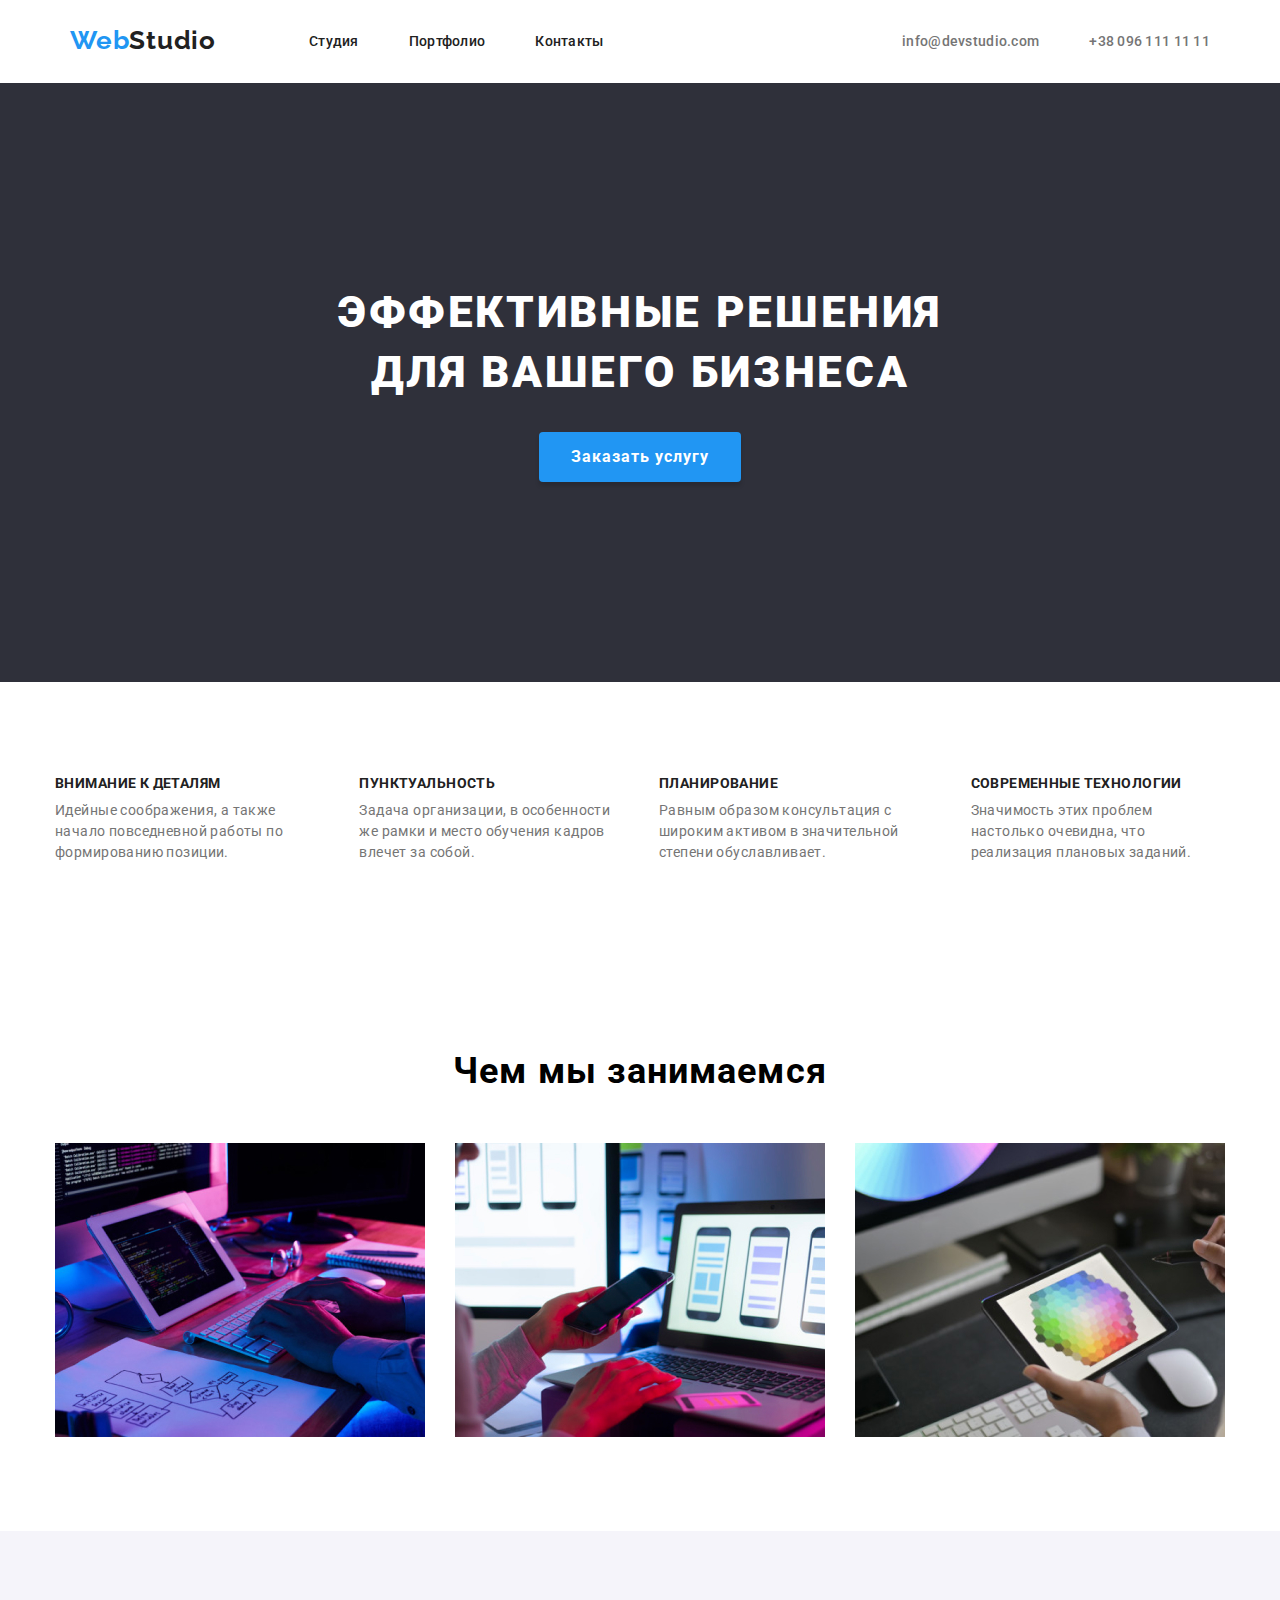
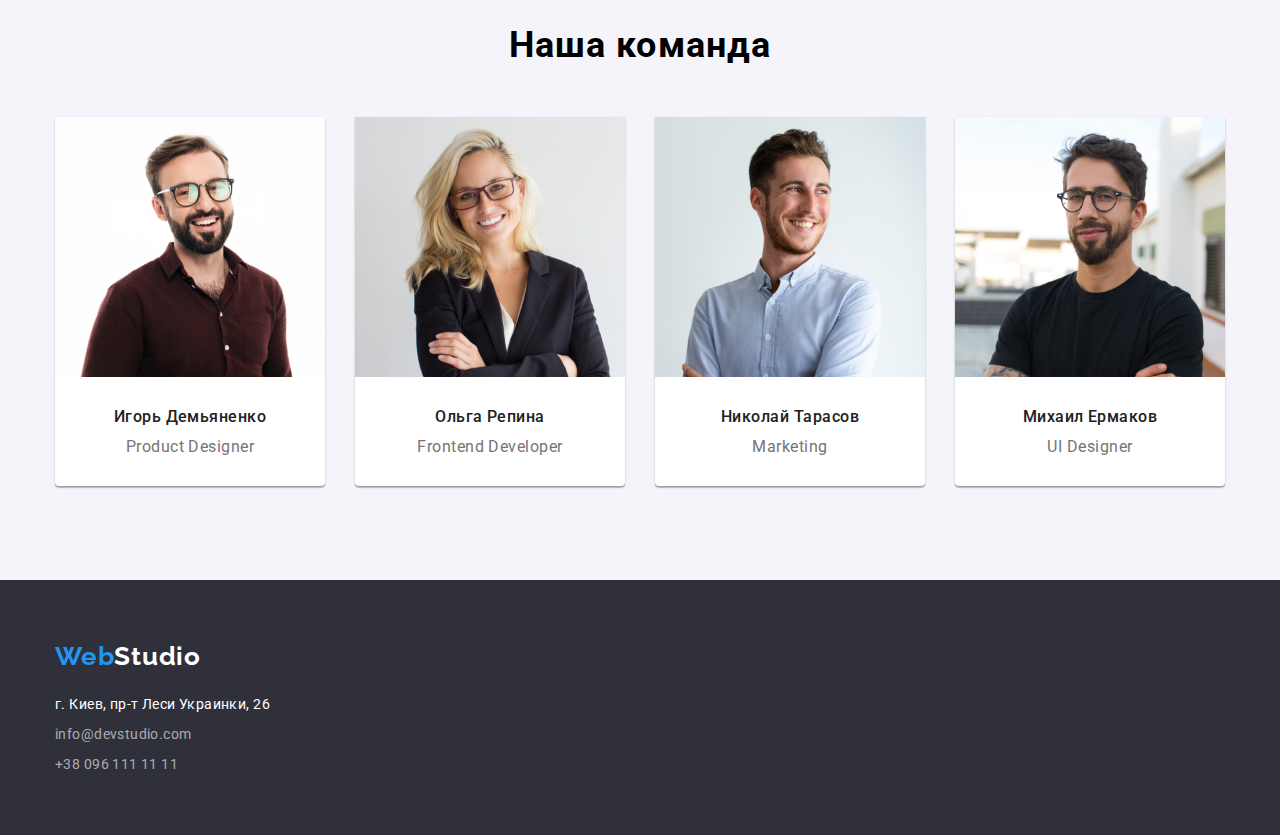
<file: index.html>
<!DOCTYPE html>
<html lang="ru">
  <head>
    <meta charset="UTF-8" />

    <meta name="viewport" content="width=device-width, initial-scale=1.0" />
    <title>goit-markup-hw-03</title>
    <link
      rel="stylesheet"
      href="https://cdnjs.cloudflare.com/ajax/libs/modern-normalize/1.0.0/modern-normalize.min.css"
    />
    <link
      href="https://fonts.googleapis.com/css2?family=Raleway:wght@700&family=Roboto:wght@400;500;700;900&display=swap"
      rel="stylesheet"
    />
    <link rel="stylesheet" href="./css/style.css" />
  </head>
  <body>
    <header class="header">
      <nav class="navigation">
        <a href="https://www.google.com.ua/?hl=ru" class="logo"
          ><span class="blue-text">Web</span>Studio</a
        >
        <ul class="header-list">
          <li class="header-item">
            <a href="https://www.google.com.ua/?hl=ru" class="nav-link"
              >Студия</a
            >
          </li>
          <li class="header-item">
            <a href="./portfolio.html" class="nav-link">Портфолио</a>
          </li>
          <li class="header-item">
            <a href="https://www.google.com.ua/?hl=ru" class="nav-link"
              >Контакты</a
            >
          </li>
        </ul>
      </nav>

      <ul class="contact-addreses">
        <li class="contact-item">
          <a class="contact-link" href="#">info@devstudio.com</a>
        </li>
        <li>
          <a class="contact-link" href="tel:380961111111">+38 096 111 11 11</a>
        </li>
      </ul>
    </header>
    <main>
      <div class="hero-section-wrapper">
        <section class="hero-section">
          <h1 class="hero-section-title">
            ЭФФЕКТИВНЫЕ РЕШЕНИЯ ДЛЯ ВАШЕГО БИЗНЕСА
          </h1>
          <button class="hero-section-button">Заказать услугу</button>
        </section>
      </div>
      <section class="section">
        <ul class="about-section-text">
          <li class="about">
            <h3 class="about-section-title">Внимание к деталям</h3>
            <p class="about-section-text">
              Идейные соображения, а также начало повседневной работы по
              формированию позиции.
            </p>
          </li>
          <li class="about">
            <h3 class="about-section-title">Пунктуальность</h3>
            <p class="about-section-text">
              Задача организации, в особенности же рамки и место обучения кадров
              влечет за собой.
            </p>
          </li>
          <li class="about">
            <h3 class="about-section-title">Планирование</h3>
            <p class="about-section-text">
              Равным образом консультация с широким активом в значительной
              степени обуславливает.
            </p>
          </li>
          <li class="about">
            <h3 class="about-section-title">Современные технологии</h3>
            <p class="about-section-text">
              Значимость этих проблем настолько очевидна, что реализация
              плановых заданий.
            </p>
          </li>
        </ul>
      </section>

      <section class="processes-section">
        <h2 class="processes-section-title">Чем мы занимаемся</h2>
        <ul class="processes-section-list">
          <li>
            <img
              src="./images/img1.jpg"
              alt="Работа с компьютером"
              width="370"
            />
          </li>
          <li>
            <img src="./images/img2.jpg" alt="Работа с мобильным" width="370" />
          </li>
          <li>
            <img src="./images/img3.jpg" alt="Работа с планшетом" width="370" />
          </li>
        </ul>
      </section>
      <div class="team-section-wrapper">
        <section class="team-section">
          <h2 class="processes-section-title">Наша команда</h2>
          <ul class="team-photos">
            <li class="team-photos-wrapper">
              <img src="./images/img2.1.jpg" alt="Фото" width="270" />

              <h4 class="team-block-title">Игорь Демьяненко</h4>
              <p class="team-block-text">Product Designer</p>
            </li>
            <li class="team-photos-wrapper">
              <img src="./images/img2.2.jpg" alt="Фото" width="270" />

              <h4 class="team-block-title">Ольга Репина</h4>
              <p class="team-block-text">Frontend Developer</p>
            </li>
            <li class="team-photos-wrapper">
              <img src="./images/img2.3.jpg" alt="Фото" width="270" />

              <h4 class="team-block-title">Николай Тарасов</h4>
              <p class="team-block-text">Marketing</p>
            </li>
            <li class="team-photos-wrapper">
              <img src="./images/img2.4.jpg" alt="Фото" width="270" />

              <h4 class="team-block-title">Михаил Ермаков</h4>
              <p class="team-block-text">UI Designer</p>
            </li>
          </ul>
        </section>
      </div>
    </main>

    <div class="footer-wrapper">
      <footer class="footer">
        <a href="https://www.google.com.ua/?hl=ru" class="logo footer-logo"
          ><span class="blue-text">Web</span>Studio</a
        >

        <address class="footer-address">
          г. Киев, пр-т Леси Украинки, 26
        </address>
        <ul class="footer-list">
          <li class="footer-item">
            <a href="#" class="footer-link">info@devstudio.com</a>
          </li>
          <li class="footer-item">
            <a href="tel:380961111111" class="footer-link">+38 096 111 11 11</a>
          </li>
        </ul>
      </footer>
    </div>
  </body>
</html>
</file>
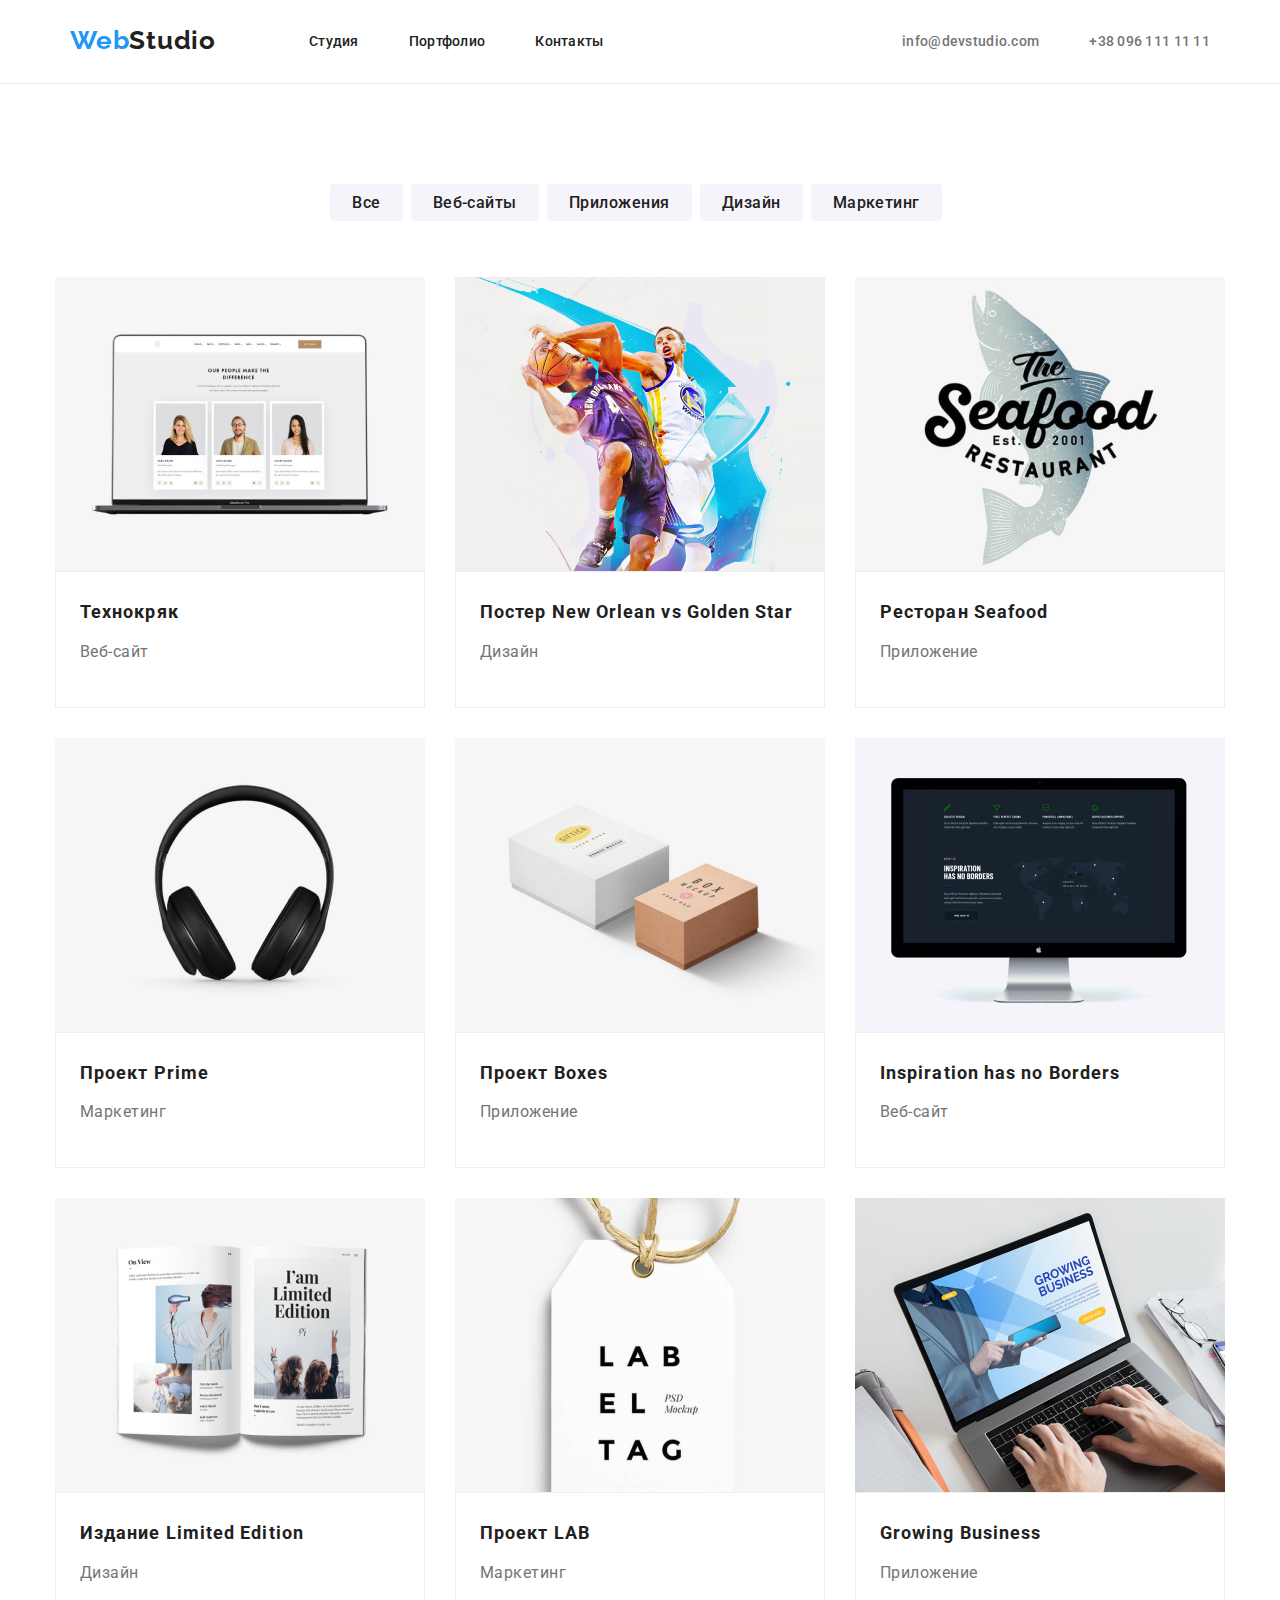
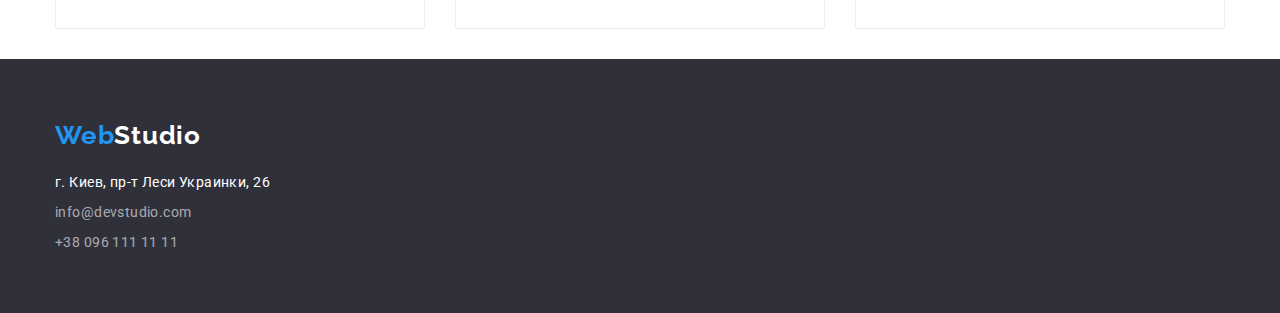
<file: portfolio.html>
<!DOCTYPE html>
<html lang="ru">
  <head>
    <meta charset="UTF-8" />

    <meta name="viewport" content="width=device-width, initial-scale=1.0" />
    <title>goit-markup-hw-03</title>
    <link
      rel="stylesheet"
      href="https://cdnjs.cloudflare.com/ajax/libs/modern-normalize/1.0.0/modern-normalize.min.css"
    />
    <link
      href="https://fonts.googleapis.com/css2?family=Raleway:wght@700&family=Roboto:wght@400;500;700;900&display=swap"
      rel="stylesheet"
    />
    <link rel="stylesheet" href="./css/style.css" />
  </head>
  <body>
    <header class="header">
      <nav class="navigation">
        <a href="./index.html" class="logo"
          ><span class="blue-text">Web</span>Studio</a
        >
        <ul class="header-list">
          <li class="header-item">
            <a href="https://www.google.com.ua/?hl=ru" class="nav-link"
              >Студия</a
            >
          </li>
          <li class="header-item">
            <a href="https://www.google.com.ua/?hl=ru" class="nav-link"
              >Портфолио</a
            >
          </li>
          <li class="header-item">
            <a href="https://www.google.com.ua/?hl=ru" class="nav-link"
              >Контакты</a
            >
          </li>
        </ul>
      </nav>

      <ul class="contact-addreses">
        <li class="contact-item">
          <a class="contact-link" href="#">info@devstudio.com</a>
        </li>
        <li class="contact-item">
          <a class="contact-link" href="tel:380961111111">+38 096 111 11 11</a>
        </li>
      </ul>
    </header>
    <main class="main">
      <section class="project-section">
        <h1 hidden>Портфолио</h1>
        <h2 hidden>Примеры работ</h2>
        <div class="container">
          <ul class="list-buttons">
            <li class="item">
              <button type="button" class="portfolio-button">Все</button>
            </li>
            <li class="item">
              <button type="button" class="portfolio-button">Веб-сайты</button>
            </li>
            <li class="item">
              <button type="button" class="portfolio-button">Приложения</button>
            </li>
            <li class="item">
              <button type="button" class="portfolio-button">Дизайн</button>
            </li>
            <li class="item">
              <button type="button" class="portfolio-button">Маркетинг</button>
            </li>
          </ul>
        </div>

        <div>
          <ul class="pozition">
            <li>
              <a href="" class="project-block-link">
                <div class="project-image-block image-first"></div>
                <div class="project-text-block">
                  <h3 class="portfolio-list-title">Технокряк</h3>
                  <p class="portfolio-list-text">Веб-сайт</p>
                </div>
              </a>
            </li>

            <li>
              <a href="" class="project-block-link">
                <div class="project-image-block image-second"></div>
                <div class="project-text-block">
                  <h3 class="portfolio-list-title">
                    Постер New Orlean vs Golden Star
                  </h3>
                  <p class="portfolio-list-text">Дизайн</p>
                </div>
              </a>
            </li>

            <li>
              <a href="" class="project-block-link">
                <div class="project-image-block image-third"></div>
                <div class="project-text-block">
                  <h3 class="portfolio-list-title">Ресторан Seafood</h3>
                  <p class="portfolio-list-text">Приложение</p>
                </div>
              </a>
            </li>

            <li>
              <a href="" class="project-block-link">
                <div class="project-image-block image-fourth"></div>
                <div class="project-text-block">
                  <h3 class="portfolio-list-title">Проект Prime</h3>
                  <p class="portfolio-list-text">Маркетинг</p>
                </div>
              </a>
            </li>

            <li>
              <a href="" class="project-block-link">
                <div class="project-image-block image-fifth"></div>
                <div class="project-text-block">
                  <h3 class="portfolio-list-title">Проект Boxes</h3>
                  <p class="portfolio-list-text">Приложение</p>
                </div>
              </a>
            </li>

            <li>
              <a href="" class="project-block-link">
                <div class="project-image-block image-sixth"></div>
                <div class="project-text-block">
                  <h3 class="portfolio-list-title">
                    Inspiration has no Borders
                  </h3>
                  <p class="portfolio-list-text">Веб-сайт</p>
                </div>
              </a>
            </li>

            <li>
              <a href="./" class="project-block-link">
                <div class="project-image-block image-seventh"></div>
                <div class="project-text-block">
                  <h3 class="portfolio-list-title">Издание Limited Edition</h3>
                  <p class="portfolio-list-text">Дизайн</p>
                </div>
              </a>
            </li>

            <li>
              <a href="" class="project-block-link">
                <div class="project-image-block image-eighth"></div>
                <div class="project-text-block">
                  <h3 class="portfolio-list-title">Проект LAB</h3>
                  <p class="portfolio-list-text">Маркетинг</p>
                </div>
              </a>
            </li>

            <li>
              <a href="" class="project-block-link">
                <div class="project-image-block image-ninth"></div>
                <div class="project-text-block">
                  <h3 class="portfolio-list-title">Growing Business</h3>
                  <p class="portfolio-list-text">Приложение</p>
                </div>
              </a>
            </li>
          </ul>
        </div>
      </section>
    </main>
    <div class="footer-wrapper">
      <footer class="footer">
        <a href="https://www.google.com.ua/?hl=ru" class="logo footer-logo"
          ><span class="blue-text">Web</span>Studio</a
        >
        <address class="footer-address">
          г. Киев, пр-т Леси Украинки, 26
        </address>
        <ul class="footer-list">
          <li class="footer-item">
            <a href="#" class="footer-link">info@devstudio.com</a>
          </li>
          <li class="footer-item">
            <a href="tel:380961111111" class="footer-link">+38 096 111 11 11</a>
          </li>
        </ul>
      </footer>
    </div>
  </body>
</html>
</file>
<file: css/style.css>
body {
  font-family: "Roboto", sans-serif;
}
* {
  padding: 0;
  margin: 0;
}
ul {
  list-style: none;
}
a {
  text-decoration: none;
}
.logo {
  color: #212121;
  font-family: "Raleway", sans-serif;
  font-weight: 700;
  letter-spacing: 0.03em;
  font-size: 26px;
  line-height: 1.3em;
  margin-right: 93px;
}
.blue-text {
  color: #2196f3;
}

.project-section {
  max-width: 1170px;
  margin: 0 auto;
}
.project-section {
  padding-top: 100px;
}
/* HEADER */
.header {
  margin: auto;
  padding-left: 15px;
  padding-right: 15px;
  padding-top: 24px;
  padding-bottom: 25px;
  display: flex;
  justify-content: space-between;
  align-items: center;
  max-width: 1170px;
}
.navigation {
  display: flex;
}
.header-list {
  display: flex;
  align-items: center;
}
.header-item:not(:last-child) {
  margin-right: 50px;
}
.contact-link {
  color: #757575;
  font-weight: 500;
  letter-spacing: 0.02em;
  font-size: 14px;
  line-height: 1em;
}
.contact-link:hover,
.contact-link:focus {
  color: #2196f3;
}
.contact-addreses {
  display: flex;
}
.contact-item:first-child {
  margin-right: 50px;
}
.nav-link {
  color: #212121;
  font-weight: 500;
  letter-spacing: 0.02em;
  font-size: 14px;
  line-height: 1em;
}
.nav-link:hover,
.nav-link:focus {
  color: #2196f3;
}

/* HERO-SECTION */
.hero-section-wrapper {
  background: #2f303a;
  box-sizing: border-box;
}
.hero-section {
  color: #ffffff;
  margin: auto;
  text-align: center;
  box-sizing: content-box;
  padding-top: 200px;
  padding-bottom: 200px;
}
.hero-section-title {
  font-weight: 900;
  font-size: 44px;
  line-height: 1.36em;
  letter-spacing: 0.06em;
  text-transform: uppercase;
  max-width: 696px;
  margin: 0 auto;
  margin-bottom: 30px;
}
.hero-section-button {
  color: #ffffff;
  font-weight: 700;
  background: #2196f3;
  border: none;
  letter-spacing: 0.06em;
  font-size: 16px;
  line-height: 1.87em;
  box-shadow: 0px 4px 4px rgba(0, 0, 0, 0.15);
  border-radius: 4px;
  padding: 10px 32px;
}

/* MAIN */
.main {
  border-top: 1px solid #ececec;
}
.section {
  padding-top: 94px;
  margin: 0 auto;
  max-width: 1170px;
  padding-bottom: 94px;
}
.about-section-text {
  display: flex;
}
.about-section-title {
  color: #212121;
  font-weight: 700;
  font-size: 14px;
  line-height: 1em;
  letter-spacing: 0.03em;
  text-transform: uppercase;
  margin-bottom: 10px;
}

.about:not(:last-child) {
  margin-right: 30px;
}

.about-section-text {
  color: #757575;
  font-weight: 400;
  font-size: 14px;
  line-height: 1.5em;
  letter-spacing: 0.03em;
}

.processes-section {
  max-width: 1170px;
  margin: 0 auto;
  padding-bottom: 94px;
}

.processes-section-list {
  display: flex;
  justify-content: space-between;
}

.processes-section-title {
  font-weight: 700;
  font-size: 36px;
  line-height: 1.166em;
  text-align: center;
  letter-spacing: 0.03em;
  margin-bottom: 50px;
  padding-top: 94px;
}

.section-section-text {
  box-sizing: border-box;
  max-width: 1170px;
  height: 101px;
  padding-right: 30px;
}
img {
  display: block;
}

.team-section {
  max-width: 1170px;
  margin: 0 auto;
}

.team-photos {
  display: flex;
  justify-content: space-between;
}

.team-photos-wrapper {
  background: #ffffff;
  box-shadow: 0px 1px 3px rgba(0, 0, 0, 0.12), 0px 1px 1px rgba(0, 0, 0, 0.14),
    0px 2px 1px rgba(0, 0, 0, 0.2);
  border-radius: 0px 0px 4px 4px;
  padding-bottom: 30px;
}
.team-section-wrapper {
  background: #f5f4fa;
  padding-bottom: 94px;
}
.team-block-title {
  font-weight: 500;
  color: #212121;
  font-weight: 500;
  font-size: 16px;
  line-height: 1.2em;
  text-align: center;
  letter-spacing: 0.03em;
  padding-top: 30px;
  padding-bottom: 10px;
}
.team-block-text {
  font-weight: 400;
  color: #757575;
  font-size: 16px;
  line-height: 1.2em;
  text-align: center;
  letter-spacing: 0.03em;
}
.footer-logo {
  color: #fff;
}

/* FOOTER */

.footer-wrapper {
  background: #2f303a;
}

.footer {
  max-width: 1170px;
  margin: 0 auto;
  padding-top: 60px;
  padding-bottom: 60px;
}

.footer-address {
  font-weight: 400;
  color: #ffffff;
  font-size: 14px;
  line-height: 1.5em;
  letter-spacing: 0.03em;
  font-style: normal;
  padding-bottom: 9px;
}

.footer-link {
  font-weight: 400;
  color: rgba(255, 255, 255, 0.6);
  font-size: 14px;
  line-height: 1.5em;
  letter-spacing: 0.03em;
}
.footer-logo {
  display: block;
  margin-bottom: 20px;
}
.footer-item:first-child {
  padding-bottom: 9px;
}
/* PORTFOLIO PAGE */

.portfolio-button {
  font-style: 400;
  font-weight: 500;
  font-size: 16px;
  line-height: 1.6em;
  letter-spacing: 0.03em;
  color: #212121;
  border: none;
  background: #f5f4fa;
  border-radius: 4px;
  margin-right: 8px;
}

.portfolio-button:hover,
.portfolio-button:focus {
  background-color: #2196f3;
  color: #fff;
  border-radius: 4px;
  padding: 6px 22px;
}

.portfolio-button {
  background: #f5f4fa;
  border-radius: 4px;
  padding: 6px 22px;
}

.list-buttons {
  margin: 0 auto;
  display: flex;
  flex-direction: row;
  justify-content: center;
  align-items: center;
  max-width: 1170px;
  margin-bottom: 56px;
}

.portfolio-list-title {
  font-weight: 700;
  font-size: 18px;
  line-height: 2.25em;
  letter-spacing: 0.06em;
  color: #212121;
}

.portfolio-list-text {
  font-weight: 400;
  font-size: 16px;
  line-height: 1.87em;
  letter-spacing: 0.03em;
  color: #757575;
}
.project-image-block {
  height: 294px;
  width: 370px;
  background-repeat: no-repeat;
  background-position: center;
  background-size: cover;
}
.image-first {
  background-image: url(../images2/img10.1.jpg);
}
.image-second {
  background-image: url(../images2/img10.2.jpg);
}
.image-third {
  background-image: url(../images2/img10.3.jpg);
}
.image-fourth {
  background-image: url(../images2/img10.4.jpg);
}
.image-fifth {
  background-image: url(../images2/img10.5.jpg);
}
.image-sixth {
  background-image: url(../images2/img10.6.jpg);
}
.image-seventh {
  background-image: url(../images2/img10.7.jpg);
}
.image-eighth {
  background-image: url(../images2/img10.8.jpg);
}
.image-ninth {
  background-image: url(../images2/img10.9.jpg);
}
.project-block-link {
  display: block;
  width: 370px;
  margin-bottom: 30px;
}
.portfolio-list-title {
  padding-bottom: 4px;
}
.portfolio-list-text {
  padding-bottom: 20px;
}
.project-text-block {
  border: 1px solid #eeeeee;
  box-sizing: border-box;
  padding-top: 20px;
  padding-bottom: 20px;
  padding-left: 24px;
  padding-right: 24px;
}
.pozition {
  display: flex;
  flex-wrap: wrap;
  justify-content: space-between;
}
</file>
